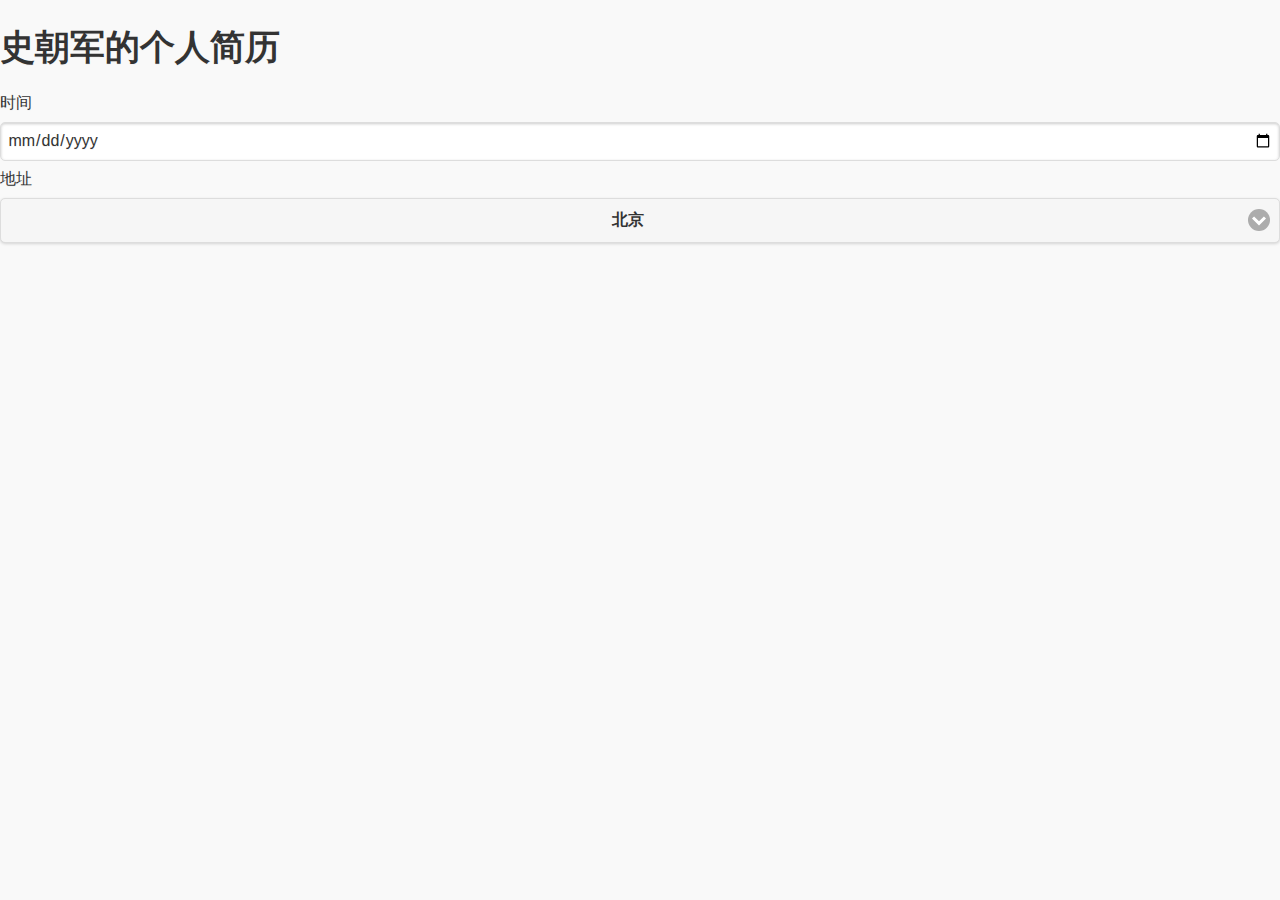
<file: index.html>
<!DOCTYPE html>
<html lang="cn">
	<head>
		<meta charset="UTF-8">
		<meta name="viewport" content="width=device-width, initial-scale=1.0, user-scalable=0, minimum-scale=1.0, maximum-scale=1.0">
		<title>史朝军的个人简历</title>

		<link rel="stylesheet" href="css/jquery.mobile-1.4.5.min.css" />
		<link rel="stylesheet" href="css/main.css" />
		
		<script data-main="js/main.js" src="js/require.js"></script>
	</head>
	<body>
		<h1>史朝军的个人简历</h1>
		<label>时间<input type="date" /></label>
		<label>地址			
			<select>
				<option>北京</option>
				<option>深圳</option>
				<option>上海</option>
				<option>天津</option>
				<option>杭州</option>
			</select>
		</label>
	</body>
</html>
</file>
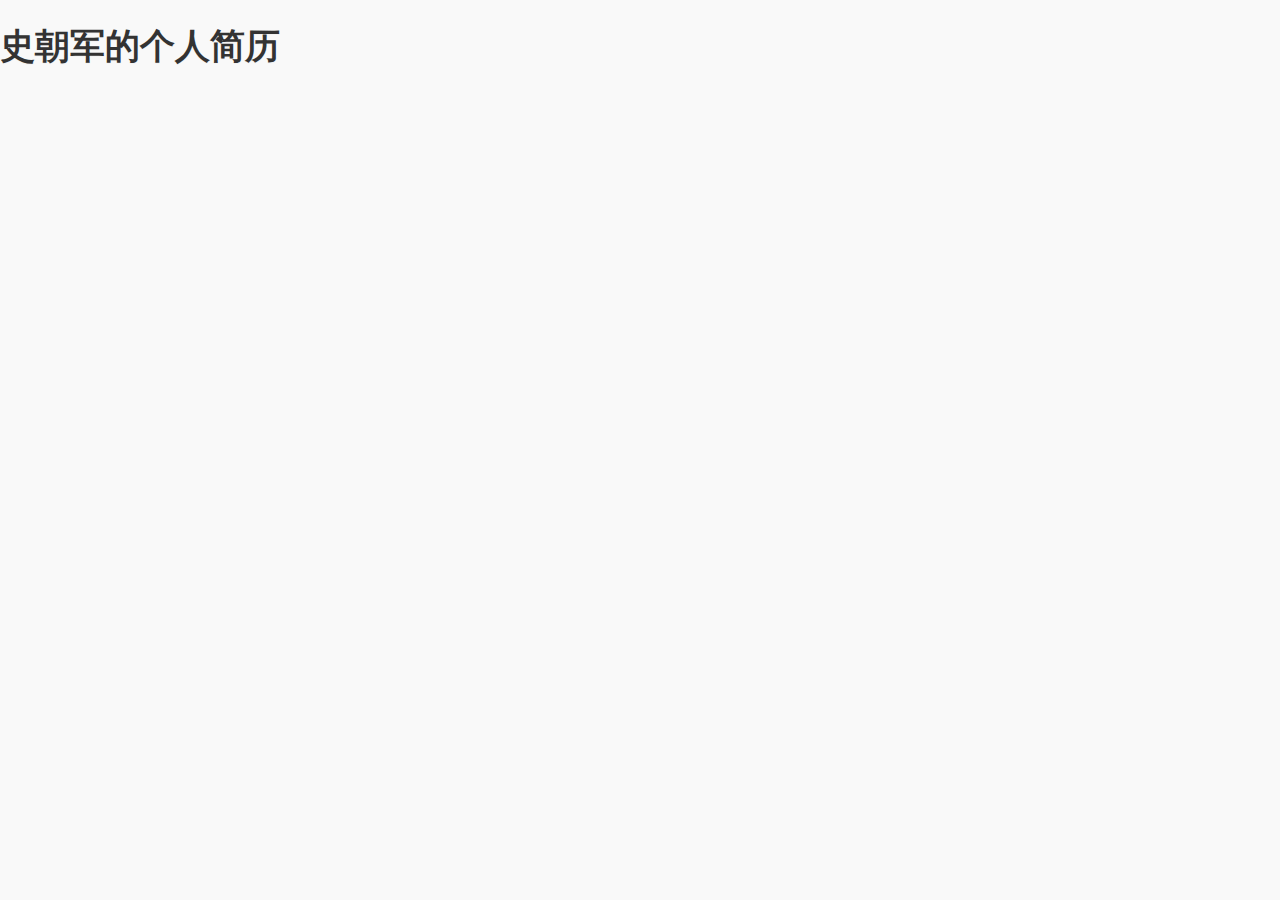
<file: login.html>
<!DOCTYPE html>
<html lang="cn">
	<head>
		<meta charset="UTF-8">
		<meta name="viewport" content="width=device-width, initial-scale=1">
		<title>教练登陆</title>

		<link rel="stylesheet" href="css/jquery.mobile-1.4.5.min.css" />
		<link rel="stylesheet" href="css/login.css" />
		
		<script src="js/lib/jquery-1.11.2.min.js"></script>
		<script src="js/lib/jquery.mobile-1.4.5.min.js"></script>
		<script>
			$(function(){
				
			})
		</script>
	</head
	<body>
		<h1>史朝军的个人简历</h1>
	</body>
</html>
</file>
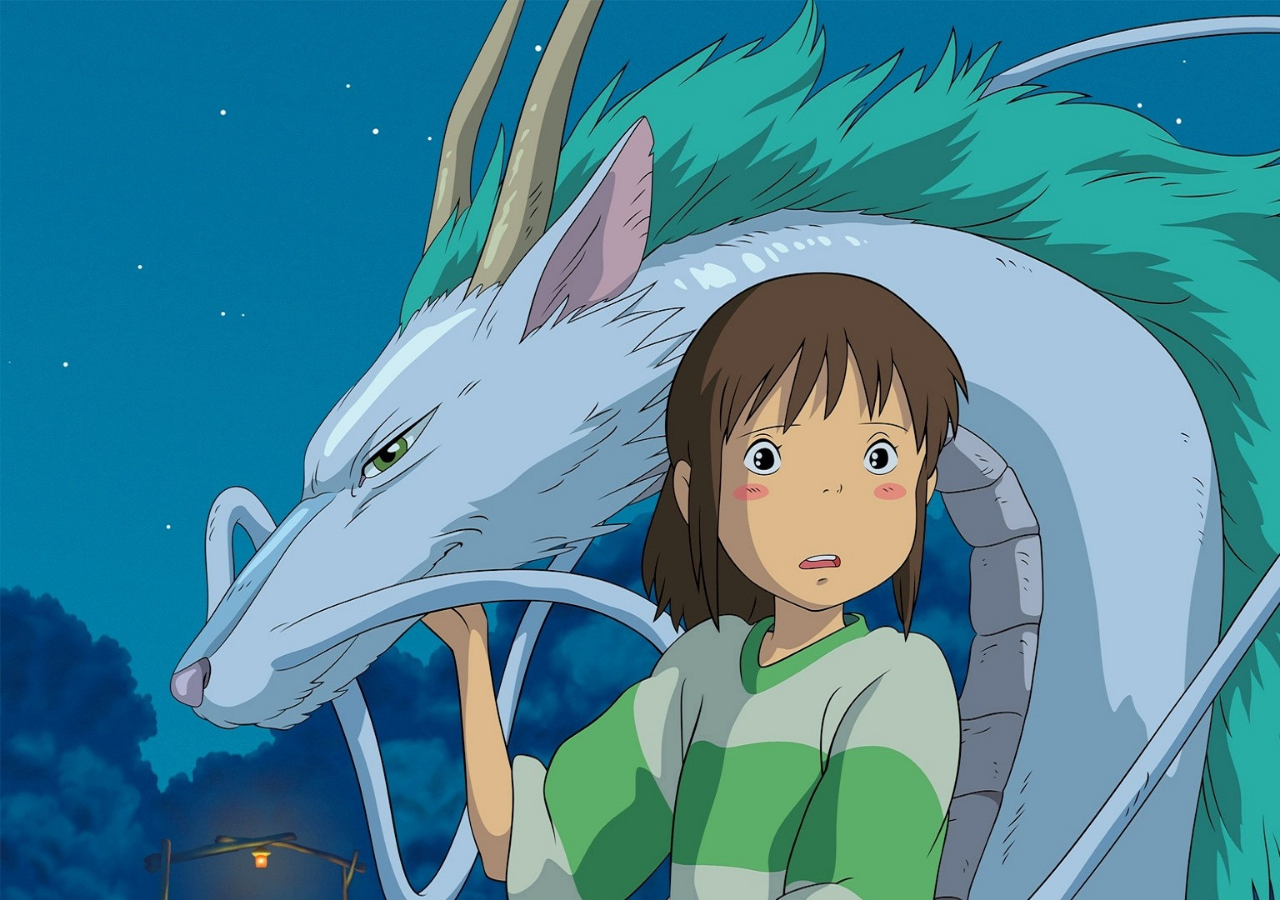
<file: resume.html>
<!DOCTYPE html>
<html lang="zh-CN">
	<head>
		<meta charset="utf-8" />
		<title>test</title>
		<meta http-equiv="X-UA-Compatible" content="IE=Edge,chrome=1">
		<meta http-equiv="Pragma" content="no-cache"> 
		<meta http-equiv="Cache-Control" content="no-cache">
		<meta http-equiv="Expires" content="0">
		<meta name="viewport" content="width=device-width, initial-scale=1">
		
		<link rel="stylesheet" href="css/resume_main.css" />
		
		<script src="js/require.js" data-main="js/resume_main" defer async="true"></script>
	</head>
	<body>
		<div id="container" class="container-box">
			<section class="section_li">
			</section>
			<section class="section_li"></section>
			<section class="section_li"></section>
			<section class="section_li"></section>
			<div id="page_flag">
				<div></div>
				<div></div>
				<div></div>
				<div></div>
			</div>
		</div>
   </body>
</html>
</file>
<file: css/main.css>
﻿body{font-family:helvetica;font-size:1.1em}body *{box-sizing:border-box}.ui-page-theme-g{background-color:#f5f5f5}.font-huise{color:#999}.text-center{text-align:center}.float-left{float:left}.float-right{float:right}.height100{height:100%}.rotate{-webkit-transform:rotate(0deg) translateZ(0);-webkit-transition-duration:0ms;-webkit-animation-name:loading;-webkit-animation-duration:2s;-webkit-animation-iteration-count:infinite;-webkit-animation-timing-function:linear}.clearfix:after{content:" ";display:block;height:0;clear:both;visibility:hidden}.date_nav{color:#333;text-decoration:none}#main_header,#student_header{background:#21AAEE;color:#fff;text-shadow:none;border:0}#main_header h1.ui-title,#student_header h1.ui-title{padding:.5em 0}.ui-icon-plan:after{background:url("../img/options/my_plan.png") no-repeat 0 0;background-size:contain;-moz-border-radius:0;-webkit-border-radius:0;border-radius:0}.ui-icon-order:after{background:url("../img/options/my_order.png") no-repeat 0 0;background-size:contain;-moz-border-radius:0;-webkit-border-radius:0;border-radius:0}.ui-icon-student:after{background:url("../img/options/student.png") no-repeat 0 0;background-size:contain;-moz-border-radius:0;-webkit-border-radius:0;border-radius:0}.ui-icon-mycenter:after{background:url("../img/options/my_center.png") no-repeat 0 0;background-size:contain;-moz-border-radius:0;-webkit-border-radius:0;border-radius:0}.ui-icon-plan-link:after{background:url("../img/options/my_plan_link.png") no-repeat 0 0;background-size:contain;-moz-border-radius:0;-webkit-border-radius:0;border-radius:0}.ui-icon-order-link:after{background:url("../img/options/my_order_link.png") no-repeat 0 0;background-size:contain;-moz-border-radius:0;-webkit-border-radius:0;border-radius:0}.ui-icon-student-link:after{background:url("../img/options/student_link.png") no-repeat 0 0;background-size:contain;-moz-border-radius:0;-webkit-border-radius:0;border-radius:0}.ui-icon-mycenter-link:after{background:url("../img/options/my_center_link.png") no-repeat 0 0;background-size:contain;-moz-border-radius:0;-webkit-border-radius:0;border-radius:0}.page{visibility:hidden}#main_page,#student_order{height:100%}#main_page .ui-content,#student_order .ui-content{position:relative;padding:0;height:100%}#main_page .ui-footer,#student_order .ui-footer{background:#fff}#main_page .ui-listview,#student_order .ui-listview{margin:0}#main_page .ui-listview .ui-btn,#student_order .ui-listview .ui-btn{background:#fff}#main_page .ui-btn-f,#student_order .ui-btn-f{background:#fff;border:0}#main_page .ui-btn-f.ui-btn-active,#student_order .ui-btn-f.ui-btn-active{background:#fff;border:0;color:#21AAEE;text-shadow:0 0 0 #fff}#main_page .ui-btn-g,#student_order .ui-btn-g{background:#69CD8D;color:#fff;text-shadow:0 0 0 #fff;padding:.7em;font-size:1em}.plan_order_box{height:100%;padding-top:3em}.datelist{position:absolute;top:0;z-index:2;width:100%;overflow:auto;background-color:#fff}.date_label_list{width:100%;margin:0;background:#fff;border-bottom:1px solid #eee}.date_label_list td{font-size:.9em;padding:.7em;border-bottom:2px solid #fff}.date_label_list td a{white-space:nowrap;color:#333}.date_label_list td.active{border-bottom:2px solid #21AAEE}.date_label_list td.active a{color:#21AAEE}.date_label_list .left_td,.date_label_list .right_td{width:3em}.pullLeftIcon,.pullRightIcon,.loading span{display:block;background:url(images/pull-icon@2x.png) 0 0 no-repeat;background-size:cover;margin:-0.7em;width:2em;height:2em;-moz-transition-property:-moz-transform;-o-transition-property:-o-transform;-webkit-transition-property:-webkit-transform;transition-property:transform}.pullLeftIcon{-moz-transform:rotate(-90deg);-ms-transform:rotate(-90deg);-webkit-transform:rotate(-90deg);transform:rotate(-90deg)}.pullRightIcon{-moz-transform:rotate(90deg);-ms-transform:rotate(90deg);-webkit-transform:rotate(90deg);transform:rotate(90deg)}.flip{-moz-transform:rotate(180deg);-ms-transform:rotate(180deg);-webkit-transform:rotate(180deg);transform:rotate(180deg)}.loading span{background-position:0 100%}.planList{list-style:none;padding:0;margin:0;font-size:.9em}.planList li{background:#fff;border-bottom:1px solid #eee}.planList li p{line-height:2.3em;padding:0 1em;margin:0}.planList li .label_box{padding:.5em}.planList li .label_box .timelabel{display:inline-block;vertical-align:middle;*vertical-align:auto;*zoom:1;*display:inline;padding:.5em .6em;margin:.3em .4em;background:#59CC18;color:#fff;text-shadow:0 0 0 #fff}.planList .order-li{margin-bottom:.5em;border:0}.loading-li{background:#fff;padding:0;color:#aaa}.loading-li span{display:inline-block;vertical-align:middle;*vertical-align:auto;*zoom:1;*display:inline}.border-top-dashed{border-top:1px dashed #ccc}.border-bottom-dashed{border-bottom:1px dashed #ccc}.order_state_n{display:inline-block;vertical-align:middle;*vertical-align:auto;*zoom:1;*display:inline}.order_state_n:after{color:#e61a3c;content:'未交费'}.order_state_y{display:inline-block;vertical-align:middle;*vertical-align:auto;*zoom:1;*display:inline}.order_state_y:after{color:#00991a;content:'已交费'}.cancel_order.ui-btn{padding:.2em;margin:0;margin-top:.25em;color:#e61a3c;border:1px solid #e61a3c;font-weight:normal;background:#fff}.cancel_order.ui-btn:active,.cancel_order.ui-btn:hover{color:#e61a3c;border:1px solid #e61a3c;background:#eee;text-shadow:0 0 0 #fff}.search_form_stu{margin:0 .5em}#stu_list a.stu_item{padding-top:0.2em;padding-bottom:0.2em}#stu_list h2{font-size:1.1em}#stu_list p{font-size:.9em}#stu_list p.stu_mobile.ui-li-aside{top:50%;margin-top:-0.5em;right:9em;font-size:1.1em}#stu_list .loading{line-height:2.3em}.ui-icon-backPage:after{background:url("\a data:image/svg+xml;charset=US-ASCII,%3C%3Fxml%20version%3D%221.0%22%20encoding%3D%22iso-8859-1%22%3F%3E%3C!DOCTYPE%20svg%20PUBLIC%20%22-%2F%2FW3C%2F%2FDTD%20SVG%201.1%2F%2FEN%22%20%22http%3A%2F%2Fwww.w3.org%2FGraphics%2FSVG%2F1.1%2FDTD%2Fsvg11.dtd%22%3E%3Csvg%20version%3D%221.1%22%20id%3D%22Layer_1%22%20xmlns%3D%22http%3A%2F%2Fwww.w3.org%2F2000%2Fsvg%22%20xmlns%3Axlink%3D%22http%3A%2F%2Fwww.w3.org%2F1999%2Fxlink%22%20x%3D%220px%22%20y%3D%220px%22%20%20width%3D%2214px%22%20height%3D%2214px%22%20viewBox%3D%220%200%2014%2014%22%20style%3D%22enable-background%3Anew%200%200%2014%2014%3B%22%20xml%3Aspace%3D%22preserve%22%3E%3Cpolygon%20style%3D%22fill%3A%23FFFFFF%3B%22%20points%3D%2210.596%2C11.949%205.646%2C7%2010.596%2C2.05%208.475%2C-0.071%201.404%2C7%208.475%2C14.07%20%22%2F%3E%3C%2Fsvg%3E") no-repeat 0 0;background-size:contain;-moz-border-radius:0;-webkit-border-radius:0;border-radius:0;color:#fff}#back_student{background:initial;border:0;color:#fff;box-shadow:initial;padding:1.1em}#main_page .ui-listview.user_info{background:#fff;margin-top:.3em}#main_page .ui-listview.user_info li{border:0;border-bottom:1px solid #eee;font-size:1.2em}#main_page .ui-listview.user_info li p{margin:0}.photo_box{background:url(../img/person_center/top_bg.png) no-repeat;background-size:cover;text-align:center}.photo_box img{width:4.5em;height:4.5em;margin:2.5em;border:3px solid #fff}.mc_icon{display:inline-block;vertical-align:middle;*vertical-align:auto;*zoom:1;*display:inline;width:2em;height:1.4em}.name_icon{background:url("../img/person_center/name_icon.png") no-repeat 0 0;background-size:contain;-moz-border-radius:0;-webkit-border-radius:0;border-radius:0}.job_number_icon{background:url("../img/person_center/job_number_icon.png") no-repeat 0 0;background-size:contain;-moz-border-radius:0;-webkit-border-radius:0;border-radius:0}.mobile_icon{background:url("../img/person_center/mobile_icon.png") no-repeat 0 0;background-size:contain;-moz-border-radius:0;-webkit-border-radius:0;border-radius:0}.dept_icon{background:url("../img/person_center/dept_icon.png") no-repeat 0 0;background-size:contain;-moz-border-radius:0;-webkit-border-radius:0;border-radius:0}.job_icon{background:url("../img/person_center/job_icon.png") no-repeat 0 0;background-size:contain;-moz-border-radius:0;-webkit-border-radius:0;border-radius:0}.driving_school_icon{background:url("../img/person_center/driving_school_icon.png") no-repeat 0 0;background-size:contain;-moz-border-radius:0;-webkit-border-radius:0;border-radius:0}.tel_icon{background:url("../img/person_center/tel_icon.png") no-repeat 0 0;background-size:contain;-moz-border-radius:0;-webkit-border-radius:0;border-radius:0}.mc_key,.mc_value{vertical-align:middle;display:inline-block;vertical-align:middle;*vertical-align:auto;*zoom:1;*display:inline}.mc_key{width:5.5em}
</file>
<file: css/login.css>
body{font-size:1.1em;font-family:'Microsoft YaHei'}body *{box-sizing:border-box}.a_link_red,#find_pwd{color:#f98888;text-decoration:none}.a_link_red:active,#find_pwd:active{color:#21AAEE;text-decoration:underline}#login_page{height:100%;background:-moz-linear-gradient(top, #E0E8F3, #E8E4E1) !important;background:-webkit-gradient(linear, 0 0, 0 100%, from(#E0E8F3), to(#E8E4E1)) !important;-ms-filter:"progid:DXImageTransform.Microsoft.gradient(startColorStr='#E0E8F3', EndColorStr='#E8E4E1')" !important}#login_header{background:#21AAEE;color:#fff;text-shadow:none}#login_logo{display:block;margin:1.5em auto;width:5em}#username,#password{padding:.9em .9em .9em 4em;height:3em}.name_box label{background:url(../img/login/username.png) no-repeat}.pwd_box label{background:url(../img/login/password.png) no-repeat}.name_box,.pwd_box{position:relative}.name_box .name_label,.pwd_box .name_label{position:absolute;left:0;top:0;height:100%;padding:.3em;width:3.3em}.name_box label,.pwd_box label{background-size:contain;border-right:1px solid #ccc;width:100%;height:80%;margin-top:10%;margin-left:.5em}#find_pwd{display:block;float:right;font-size:.9em}#login_btn{margin-top:3em;padding:.8em;color:#fff;text-shadow:none}#login_btn,#login_btn:hover{background:#69CD8D;border:#69CD8D}#login_btn:active{background:#5dbb8a;border:#5dbb8a}#login_footer,#login_footer_tel{position:absolute;bottom:1em;width:100%;font-size:.8em;text-align:center}#login_footer_tel{margin-bottom:.5em;bottom:0}
</file>
